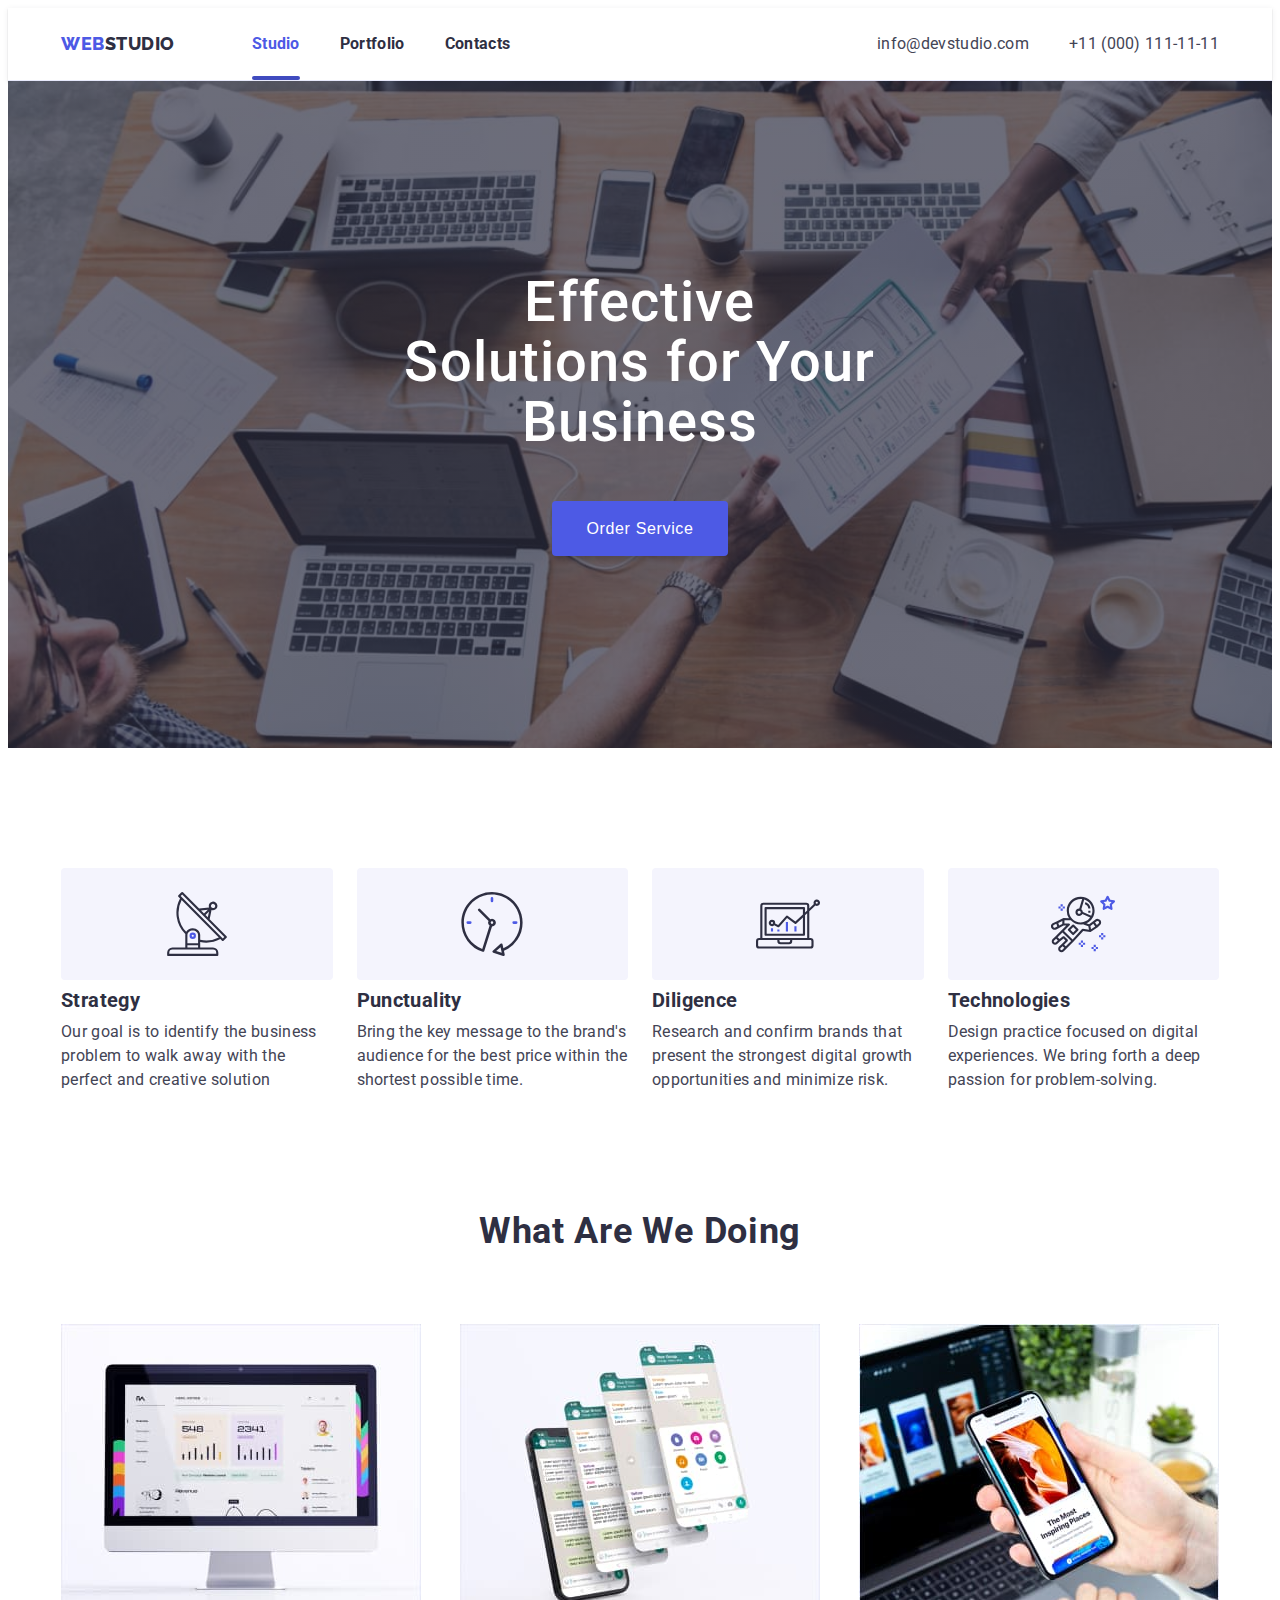
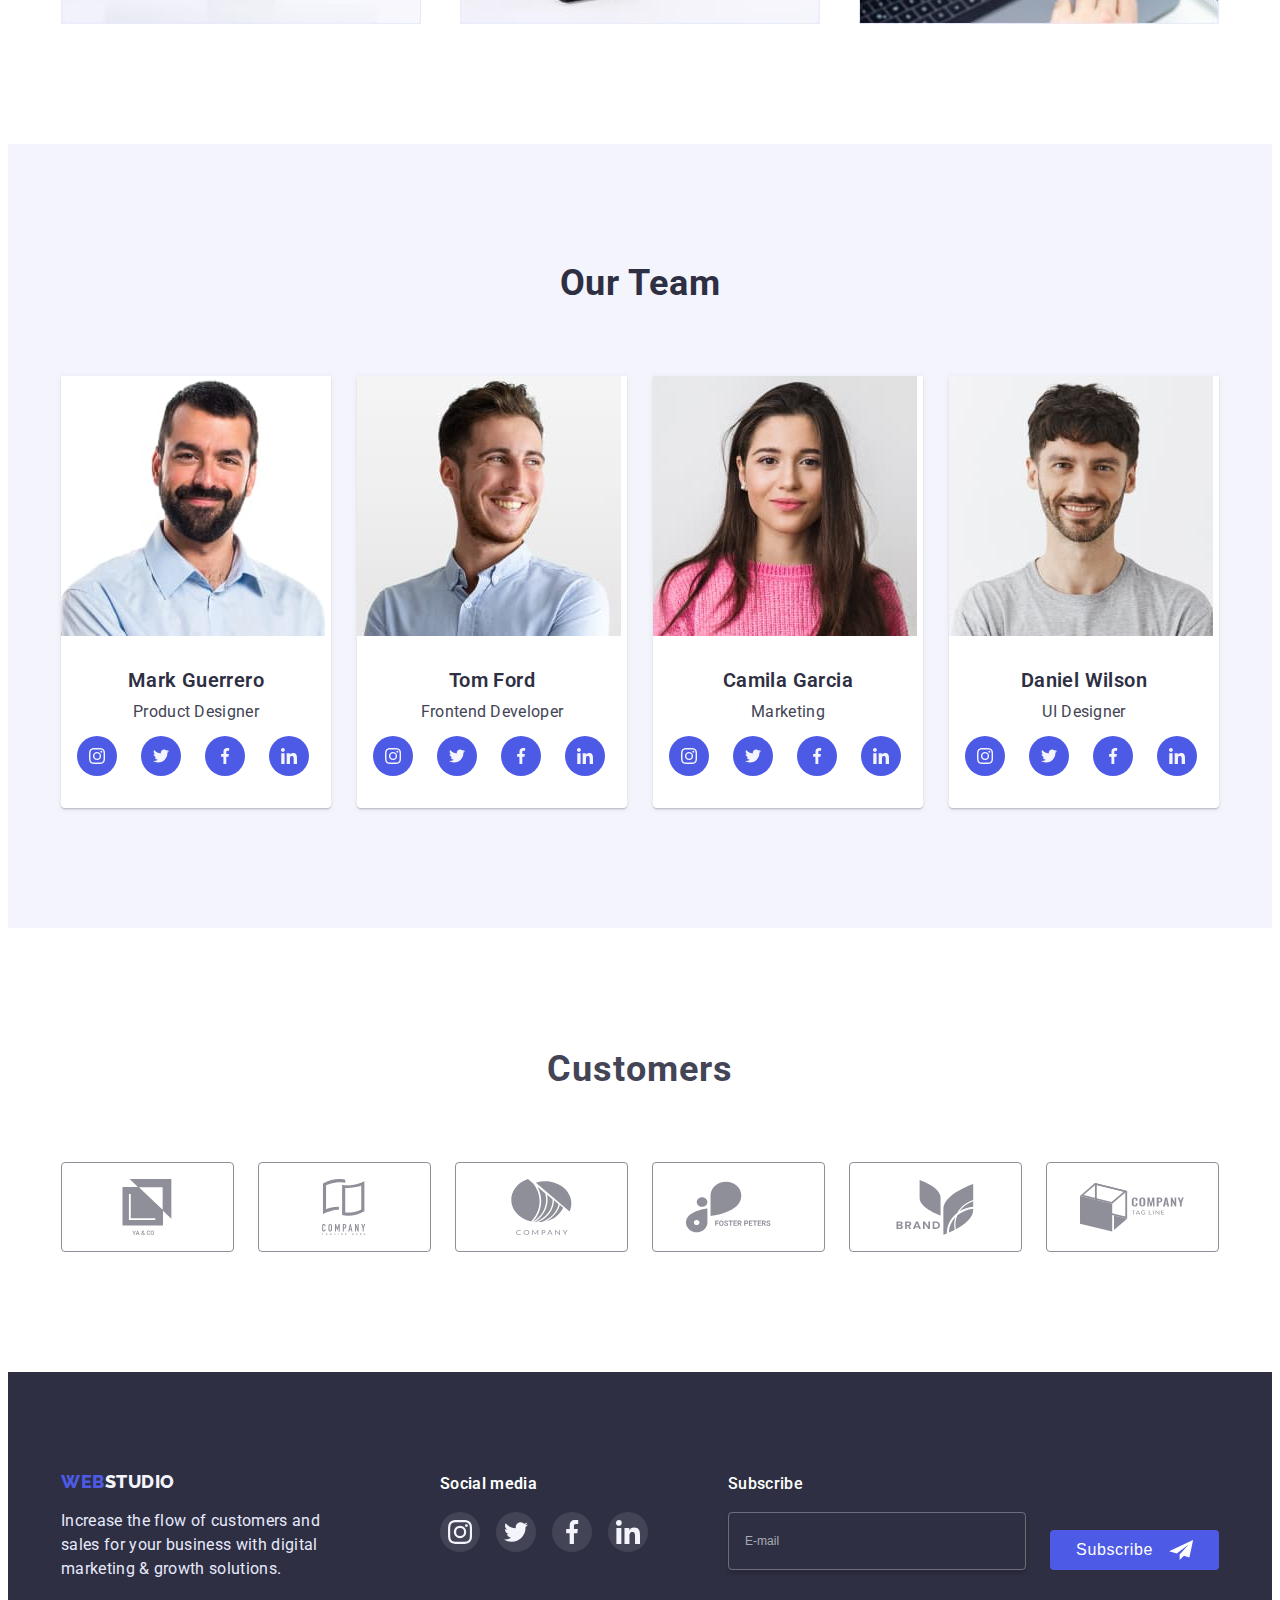
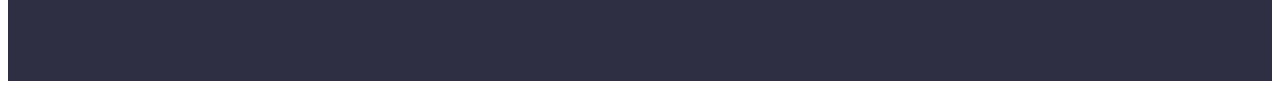
<file: index.html>
<!DOCTYPE html>
<html lang="en">

<head>
  <meta charset="UTF-8" />
  <meta http-equiv="X-UA-Compatible" content="IE=edge" />
  <meta name="viewport" content="width=device-width, initial-scale=1.0" />
  <title>WebStudio</title>
  <link rel="preconnect" href="https://fonts.googleapis.com" />
  <link rel="preconnect" href="https://fonts.gstatic.com" crossorigin />
  <link href="https://fonts.googleapis.com/css2?family=Raleway:wght@700&family=Roboto:wght@400;500;700;900&display=swap"
    rel="stylesheet" />
  <link rel="stylesheet" href="https://cdnjs.cloudflare.com/ajax/libs/modern-normalize/1.1.0/modern-normalize.min.css"
    integrity="sha512-wpPYUAdjBVSE4KJnH1VR1HeZfpl1ub8YT/NKx4PuQ5NmX2tKuGu6U/JRp5y+Y8XG2tV+wKQpNHVUX03MfMFn9Q=="
    crossorigin="anonymous" referrerpolicy="no-referrer" />
  <link rel="stylesheet" href="./css/styles.css" />
</head>

<body>
  <!-- HEADER  -->
  <header class="header">
    <!-- NAV  -->
    <div class="container header-container">
      <nav class="nav">
        <a href="./index.html" class="header-logo link">
          <span class="header-logo-accent">web</span>studio</a>
        <ul class="nav-list list">
          <li class="nav-item">
            <a href="./index.html" class="nav-link link current"> Studio</a>
          </li>
          <li class="nav-item">
            <a href="./portfolio.html" class="nav-link link">Portfolio</a>
          </li>
          <li class="nav-item">
            <a href="#" class="nav-link link">Contacts</a>
          </li>
        </ul>
      </nav>
      <!-- CONTACTS  -->
      <ul class="contact-list list">
        <li class="contact-items">
          <a href="mailto:info@devstudio.com" class="contact-link link">
            info@devstudio.com
          </a>
        </li>
        <li class="contact-items">
          <a href="tel:+110001111111" class="contact-link link">
            +11 (000) 111-11-11</a>
        </li>
      </ul>
    </div>
  </header>

  <!-- MAIN -->
  <main>
    <!-- HERO -->
    <section class="hero">
      <div class="container">
        <h1 class="hero-title">Effective Solutions for Your Business</h1>
        <button data-modal-open type="button" class="hero-button">Order Service</button>
      </div>
    </section>
    <!-- BENEFITS  -->
    <section class="benefits section">
      <div class="container">
        <h2 class="hidden">Benefits</h2>
        <ul class="benefits-list list">
          <li class="benefits-item">
            <div class="benefits-icon-wrapper">
              <svg width="64" height="64">
                <use href="./images/sprite.svg#icon-antenna"></use>
              </svg>
            </div>
            <h3 class="benefits-title">Strategy</h3>
            <p class="benefits-text">
              Our goal is to identify the business problem to walk away with
              the perfect and creative solution
            </p>
          </li>

          <li class="benefits-item">
            <div class="benefits-icon-wrapper">
              <svg width="64" height="64">
                <use href="./images/sprite.svg#icon-clock"></use>
              </svg>
            </div>
            <h3 class="benefits-title">Punctuality</h3>
            <p class="benefits-text">
              Bring the key message to the brand's audience for the best price
              within the shortest possible time.
            </p>
          </li>

          <li class="benefits-item">
            <div class="benefits-icon-wrapper">
              <svg width="64" height="64">
                <use href="./images/sprite.svg#icon-diagram"></use>
              </svg>
            </div>
            <h3 class="benefits-title">Diligence</h3>
            <p class="benefits-text">
              Research and confirm brands that present the strongest digital
              growth opportunities and minimize risk.
            </p>
          </li>

          <li class="benefits-item">
            <div class="benefits-icon-wrapper">
              <svg width="64" height="64">
                <use href="./images/sprite.svg#icon-astronaut"></use>
              </svg>
            </div>
            <h3 class="benefits-title">Technologies</h3>
            <p class="benefits-text">
              Design practice focused on digital experiences. We bring forth a
              deep passion for problem-solving.
            </p>
          </li>
        </ul>
      </div>
    </section>
    <!-- WHAT ARE WE DOING  -->
    <section class="features section">
      <div class="container">
        <h2 class="features-title">What are we doing</h2>
        <ul class="features-list list">
          <li class="features-item">
            <img src="./images/img-1-wawd.jpg" alt="statistics" width="360" height="300" />
          </li>
          <li class="features-item">
            <img src="./images/img-2-wawd.jpg" alt="smm" width="360" height="300" />
          </li>
          <li class="features-item">
            <img src="./images/img-3-wawd.jpg" alt="phone app" width="360" height="300" />
          </li>
        </ul>
      </div>
    </section>
    <!-- OUR TEAM  -->
    <section class="team section">
      <div class="container">
        <h2 class="team-title">Our Team</h2>
        <ul class="team-list list">
          <li class="team-item">
            <img src="./images/mark-img.jpg" alt="Mark Guerrero" width="264" height="260" class="team-list-img" />
            <div class="wrapper-team">
              <h3 class="team-name">Mark Guerrero</h3>
              <p class="team-text">Product Designer</p>
              <ul class="team-contact-list list">
                <li class="team-contact-item">
                  <a href="#" class="team-contact-link link">
                    <svg class="team-contact-icon" width="16" height="16">
                      <use href="./images/sprite.svg#icon-instagram"></use>
                    </svg>
                  </a>
                </li>
                <li class="team-contact-item">
                  <a href="#" class="team-contact-link link">
                    <svg class="team-contact-icon" width="16" height="16">
                      <use href="./images/sprite.svg#icon-twitter"></use>
                    </svg>
                  </a>
                </li>
                <li class="team-contact-item">
                  <a href="#" class="team-contact-link link">
                    <svg class="team-contact-icon" width="16" height="16">
                      <use href="./images/sprite.svg#icon-facebook"></use>
                    </svg>
                  </a>
                </li>
                <li class="team-contact-item">
                  <a href="#" class="team-contact-link link">
                    <svg class="team-contact-icon" width="16" height="16">
                      <use href="./images/sprite.svg#icon-linkedin"></use>
                    </svg>
                  </a>
                </li>
              </ul>
            </div>
          </li>
          <li class="team-item">
            <img src="./images/tom-img.jpg" alt="Tom Ford" width="264" height="260" class="team-list-img" />
            <div class="wrapper-team">
              <h3 class="team-name">Tom Ford</h3>
              <p class="team-text">Frontend Developer</p>
              <ul class="team-contact-list list">
                <li class="team-contact-item">
                  <a href="#" class="team-contact-link link">
                    <svg class="team-contact-icon" width="16" height="16">
                      <use href="./images/sprite.svg#icon-instagram"></use>
                    </svg>
                  </a>
                </li>
                <li class="team-contact-item">
                  <a href="#" class="team-contact-link link">
                    <svg class="team-contact-icon" width="16" height="16">
                      <use href="./images/sprite.svg#icon-twitter"></use>
                    </svg>
                  </a>
                </li>
                <li class="team-contact-item">
                  <a href="#" class="team-contact-link link">
                    <svg class="team-contact-icon" width="16" height="16">
                      <use href="./images/sprite.svg#icon-facebook"></use>
                    </svg>
                  </a>
                </li>
                <li class="team-contact-item">
                  <a href="#" class="team-contact-link link">
                    <svg class="team-contact-icon" width="16" height="16">
                      <use href="./images/sprite.svg#icon-linkedin"></use>
                    </svg>
                  </a>
                </li>
              </ul>
            </div>
          </li>
          <li class="team-item">
            <img src="./images/camila-img.jpg" alt="Camila Garcia" width="264" height="260" class="team-list-img" />
            <div class="wrapper-team">
              <h3 class="team-name">Camila Garcia</h3>
              <p class="team-text">Marketing</p>
              <ul class="team-contact-list list">
                <li class="team-contact-item">
                  <a href="#" class="team-contact-link link">
                    <svg class="team-contact-icon" width="16" height="16">
                      <use href="./images/sprite.svg#icon-instagram"></use>
                    </svg>
                  </a>
                </li>
                <li class="team-contact-item">
                  <a href="#" class="team-contact-link link">
                    <svg class="team-contact-icon" width="16" height="16">
                      <use href="./images/sprite.svg#icon-twitter"></use>
                    </svg>
                  </a>
                </li>
                <li class="team-contact-item">
                  <a href="#" class="team-contact-link link">
                    <svg class="team-contact-icon" width="16" height="16">
                      <use href="./images/sprite.svg#icon-facebook"></use>
                    </svg>
                  </a>
                </li>
                <li class="team-contact-item">
                  <a href="#" class="team-contact-link link">
                    <svg class="team-contact-icon" width="16" height="16">
                      <use href="./images/sprite.svg#icon-linkedin"></use>
                    </svg>
                  </a>
                </li>
              </ul>
            </div>
          </li>
          <li class="team-item">
            <img class="img" src="./images/daniel-img.jpg" alt="Daniel Wilson" width="264" height="260"
              class="team-list-img" />
            <div class="wrapper-team">
              <h3 class="team-name">Daniel Wilson</h3>
              <p class="team-text">UI Designer</p>
              <ul class="team-contact-list list">
                <li class="team-contact-item">
                  <a href="#" class="team-contact-link link">
                    <svg class="team-contact-icon" width="16" height="16">
                      <use href="./images/sprite.svg#icon-instagram"></use>
                    </svg>
                  </a>
                </li>
                <li class="team-contact-item">
                  <a href="#" class="team-contact-link link">
                    <svg class="team-contact-icon" width="16" height="16">
                      <use href="./images/sprite.svg#icon-twitter"></use>
                    </svg>
                  </a>
                </li>
                <li class="team-contact-item">
                  <a href="#" class="team-contact-link link">
                    <svg class="team-contact-icon" width="16" height="16">
                      <use href="./images/sprite.svg#icon-facebook"></use>
                    </svg>
                  </a>
                </li>
                <li class="team-contact-item">
                  <a href="#" class="team-contact-link link">
                    <svg class="team-contact-icon" width="16" height="16">
                      <use href="./images/sprite.svg#icon-linkedin"></use>
                    </svg>
                  </a>
                </li>
              </ul>
            </div>
          </li>
    </section>
    <section class="customers section">
      <div class="container">


        <h2 class="customers-title">Customers</h2>
        <ul class="customers-list list">
          <li class="customers-item">
            <a href="" class="customers-link link">
              <svg class="customers-icon" width="104" height="56">
                <use href="./images/sprite.svg#icon-company1"></use>
              </svg>
            </a>
          </li>
          <li class="customers-item">
            <a href="#" class="customers-link link">
              <svg class="customers-icon" width="104" height="56">
                <use href="./images/sprite.svg#icon-company2"></use>
              </svg>
            </a>
          </li>
          <li class="customers-item">
            <a href="#" class="customers-link link">
              <svg class="customers-icon" width="104" height="56">
                <use href="./images/sprite.svg#icon-company3"></use>
              </svg>
            </a>
          </li>
          <li class="customers-item">
            <a href="#" class="customers-link link">
              <svg class="customers-icon" width="104" height="56">
                <use href="./images/sprite.svg#icon-company4"></use>
              </svg>
            </a>
          </li>
          <li class="customers-item">
            <a href="#" class="customers-link link">
              <svg class="customers-icon" width="104" height="56">
                <use href="./images/sprite.svg#icon-company5"></use>
              </svg>
            </a>
          </li>
          <li class="customers-item">
            <a href="#" class="customers-link link">
              <svg class="customers-icon" width="104" height="56">
                <use href="./images/sprite.svg#icon-company6"></use>
              </svg>
            </a>
          </li>
        </ul>
      </div>
    </section>
  </main>

  <!-- FOOTER -->
  <footer class="footer">
    <div class="container footer-container">
      <div class="footer-wrapper">
        <a href="./index.html" class="footer-logo link">
          <span class="footer-logo-accent">web</span>studio</a>
        <p class="footer-text">
          Increase the flow of customers and sales for your business with
          digital marketing & growth solutions.
        </p>
      </div>
      <div class="footer-wrapper">
        <p class="social-text">Social media</p>
        <ul class="social-list list">
          <li class="social-item">
            <a href="#" class="social-link link">
              <svg class="social-icon" width="24" height="24">
                <use href="./images/sprite.svg#icon-instagram"></use>
              </svg>
            </a>
          </li>
          <li class="social-item">
            <a href="#" class="social-link link">
              <svg class="social-icon" width="24" height="24">
                <use href="./images/sprite.svg#icon-twitter"></use>
              </svg>
            </a>
          </li>
          <li class="social-item">
            <a href="#" class="social-link link">
              <svg class="social-icon" width="24" height="24">
                <use href="./images/sprite.svg#icon-facebook"></use>
              </svg>
            </a>
          </li>
          <li class="social-item">
            <a href="#" class="social-link link">
              <svg class="social-icon" width="24" height="24">
                <use href="./images/sprite.svg#icon-linkedin"></use>
              </svg>
            </a>
          </li>
        </ul>
      </div>
      <div class="footer-wrapper">
        <form action="">
          <label class="subscribe-label" for="email">Subscribe
          </label>
          <div class="footer-wrapper-flex">
            <input type="email" name="email" id="email" class="subscribe-input" placeholder="E-mail">
            <button type="submit" class="btn-send"> Subscribe <svg class="icon-send" width="24" height="20">
                <use href="./images/sprite.svg#icon-send"></use>
              </svg> </button>
          </div>
        </form>


      </div>
    </div>
  </footer>
  <div class="backdrop is-hidden" data-modal>
    <div class="modal">
      <button data-modal-close type="button" class="button-close">
        <svg class="modal-btn-icon" width="8" height="8">
          <use href="./images/sprite.svg#icon-close"></use>
        </svg>
      </button>
      <form class="form">
        <h2 class="form-title">Leave your contacts and we will call you back</h2>

        <div class="form-wrapper">
          <label  class="form-contact-label">Name
            <input type="text" name="name"  class="form-contact-input">
            <svg width="12" height="12" class="form-icon">
              <use href="./images/sprite.svg#icon-person"></use>
            </svg>
        </label>

        </div>

        <div class="form-wrapper">
          <label  class="form-contact-label">Phone
            <input type="tel" name="tel"  class="form-contact-input">
            <svg width="13" height="13" class="form-icon">
              <use href="./images/sprite.svg#icon-tel"></use>
            </svg>
          </label>

        </div>

        <div class="form-wrapper">
          <label  class="form-contact-label">Email
            <input type="email" name="email"  class="form-contact-input">
            <svg width="15" height="12" class="form-icon">
              <use href="./images/sprite.svg#icon-sms"></use>
            </svg>
          </label>

        </div>

        <div class="form-wrapper">
          <label for="comment" class="form-contact-label">Comment</label>
          <textarea name="comment" id="comment" class="form-comment" placeholder="Text input"></textarea>
        </div>
        <label class="form-label-chekbox">
          <input type="checkbox" name="agree" class="checkbox" value="agree">
          <span class="chekbox-icon"></span>
          <span class="text-label">
            I accept the terms and conditions of the <a href="#" class="label-link"> Privacy Policy
            </a>
          </span>
        </label>

        <button type="submit" class="form-button">Send</button>

      </form>
    </div>
  </div>
  <script src="./js/modal.js"></script>

</body>

</html>
</file>
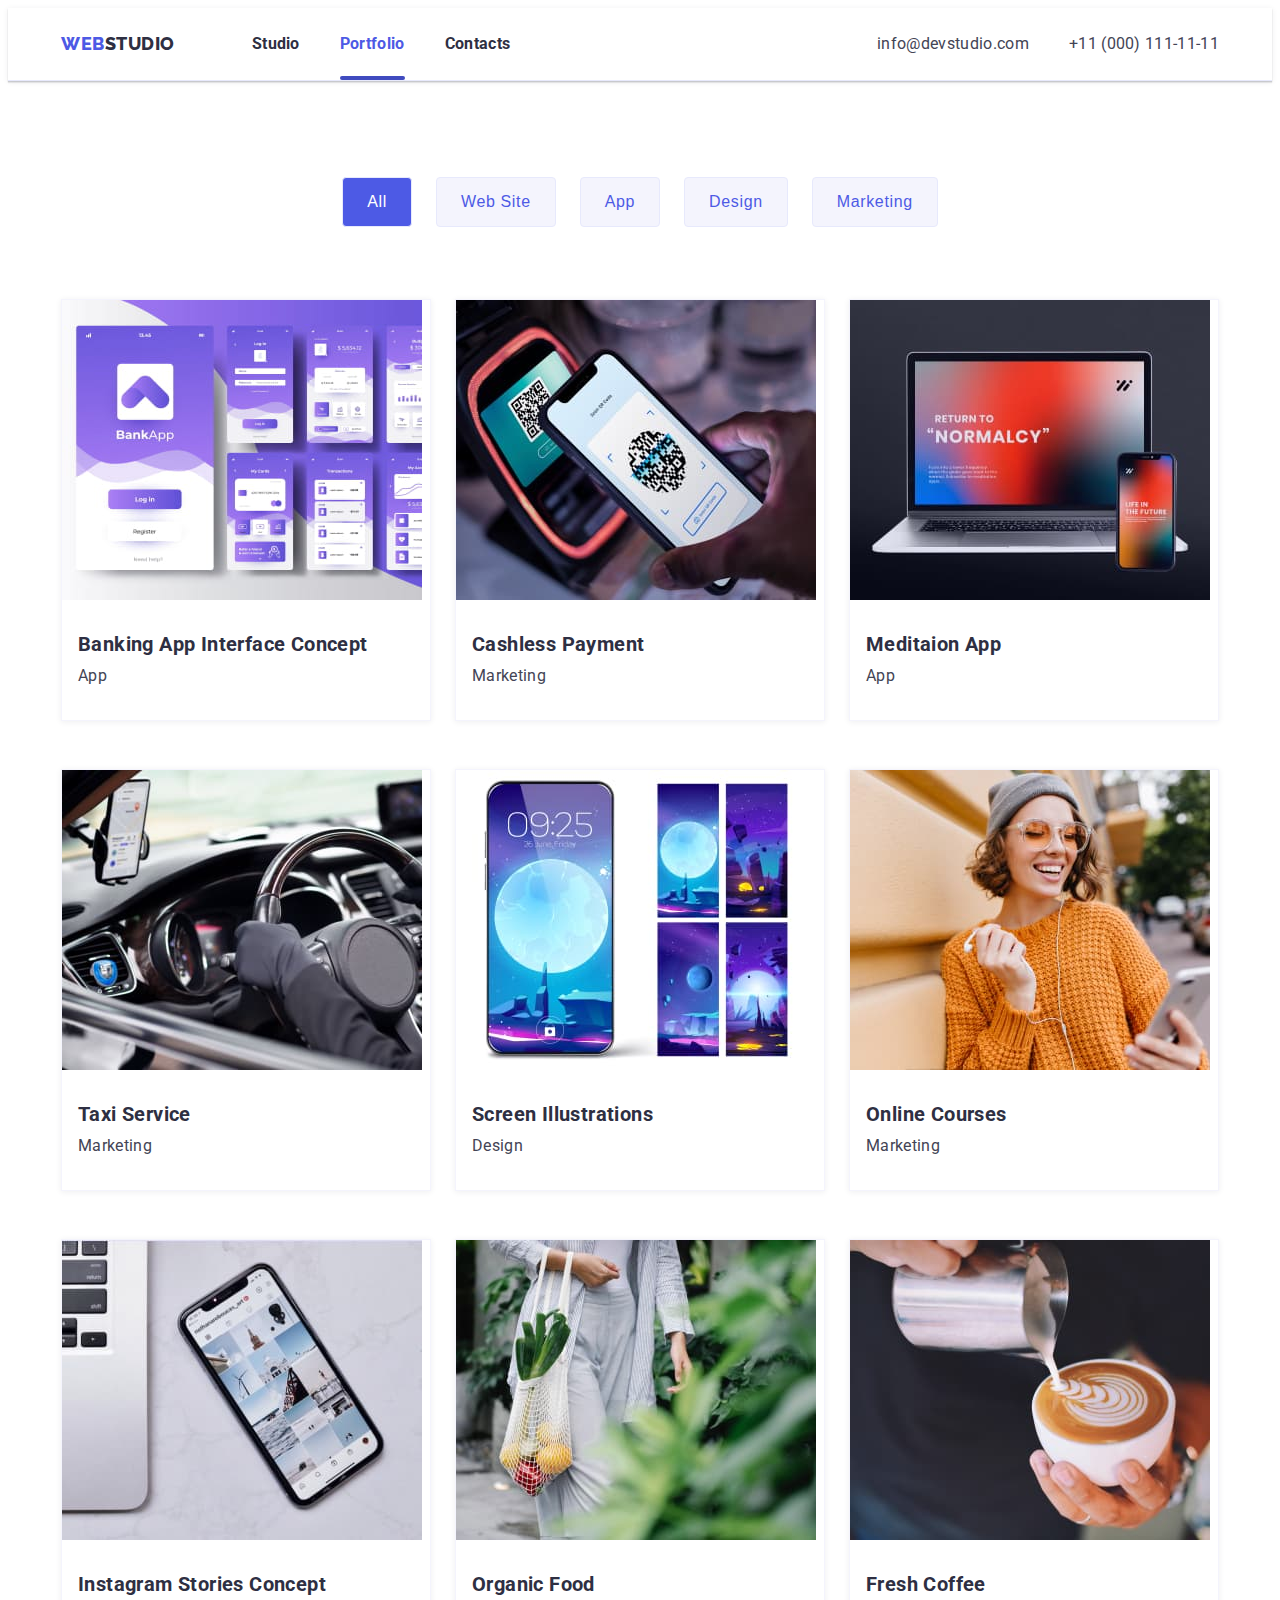
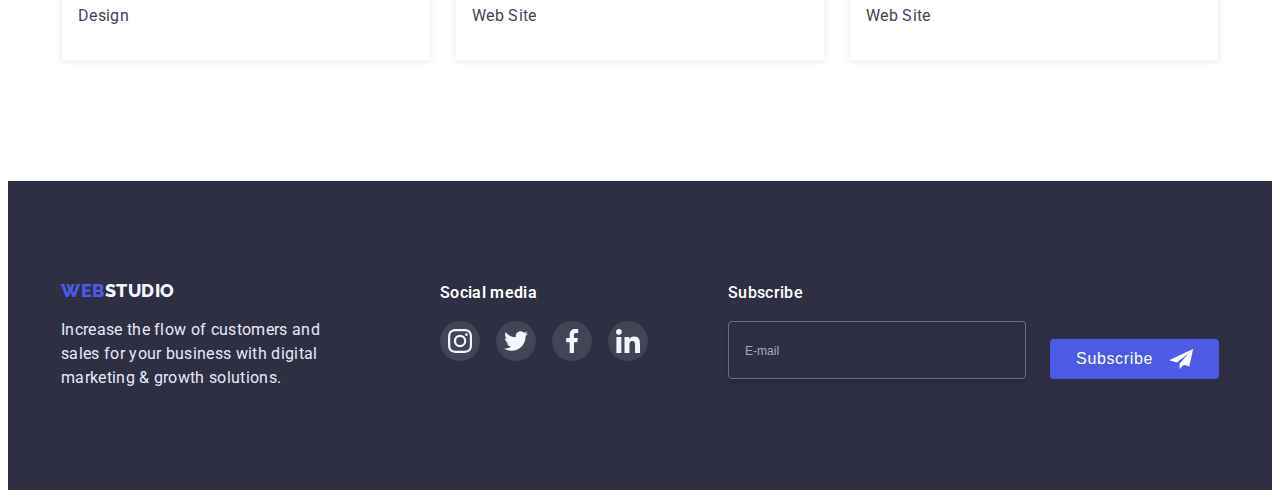
<file: portfolio.html>
<!DOCTYPE html>
<html lang="en">
  <head>
    <meta charset="UTF-8" />
    <meta http-equiv="X-UA-Compatible" content="IE=edge" />
    <meta name="viewport" content="width=device-width, initial-scale=1.0" />
    <title>WebStudio</title>
    <link rel="preconnect" href="https://fonts.googleapis.com" />
    <link rel="preconnect" href="https://fonts.gstatic.com" crossorigin />
    <link
      href="https://fonts.googleapis.com/css2?family=Raleway:wght@700&family=Roboto:wght@400;500;700;900&display=swap"
      rel="stylesheet"
    />
    <link
      rel="stylesheet"
      href="https://cdnjs.cloudflare.com/ajax/libs/modern-normalize/1.1.0/modern-normalize.min.css"
      integrity="sha512-wpPYUAdjBVSE4KJnH1VR1HeZfpl1ub8YT/NKx4PuQ5NmX2tKuGu6U/JRp5y+Y8XG2tV+wKQpNHVUX03MfMFn9Q=="
      crossorigin="anonymous"
      referrerpolicy="no-referrer"
    />
    <link rel="stylesheet" href="./css/styles.css" />
  </head>

  <body>
    <!-- HEADER  -->
    <header class="header">
      <!-- NAV  -->
      <div class="container header-container">
        <nav class="nav">
          <a href="./index.html" class="header-logo link">
            <span class="header-logo-accent">web</span>studio</a
          >
          <ul class="nav-list list">
            <li class="nav-item">
              <a href="./index.html" class="nav-link link"> Studio</a>
            </li>
            <li class="nav-item">
              <a href="./portfolio.html" class="nav-link link current"
                >Portfolio</a
              >
            </li>
            <li class="nav-item">
              <a href="#" class="nav-link link">Contacts</a>
            </li>
          </ul>
        </nav>
        <!-- CONTACTS  -->
        <ul class="contact-list list">
          <li class="contact-items">
            <a href="mailto:info@devstudio.com" class="contact-link link">
              info@devstudio.com
            </a>
          </li>
          <li class="contact-items">
            <a href="tel:+110001111111" class="contact-link link">
              +11 (000) 111-11-11</a
            >
          </li>
        </ul>
      </div>
    </header>
    <!-- MAIN  -->
    <main>
      <section class="section-portfolio">
        <div class="container">
          <h1 class="hidden">Portfolio</h1>
          <ul class="portfolio-menu list">
            <li>
              <button type="button" class="menu-button current-button">
                All
              </button>
            </li>
            <li>
              <button type="button" class="menu-button">Web Site</button>
            </li>
            <li>
              <button type="button" class="menu-button">App</button>
            </li>
            <li>
              <button type="button" class="menu-button">Design</button>
            </li>
            <li>
              <button type="button" class="menu-button">Marketing</button>
            </li>
          </ul>
          <ul class="portfolio-list list">
            <li class="portfolio-item">
              <a href="#" class="portfolio-link link">
                <div class="portfolio-wrapper-img">
                  <img
                    src="./images/banking-app.jpg"
                    alt="Banking App"
                    width="360"
                    height="300"
                  />
                  <div class="portfolio-overlay">
<p class="portfolio-text-tip">
                    14 Stylish and User-Friendly App Design Concepts · Task
                    Manager App · Calorie Tracker App · Exotic Fruit Ecommerce
                    App · Cloud Storage App
                  </p>
                  </div>
                  
                </div>
                <div class="portfolio-wrapper">
                  <h2 class="porfolio-title">Banking App Interface Concept</h2>
                  <p class="portfolio-text">App</p>
                </div>
              </a>
            </li>
            <li class="portfolio-item">
              <a href="#" class="portfolio-link link">
                <div class="portfolio-wrapper-img">
                  <img
                    src="./images/cashless-payment.jpg"
                    alt="Cashless Payment"
                    width="360"
                    height="300"
                  />
                   <div class="portfolio-overlay">
<p class="portfolio-text-tip">
                    14 Stylish and User-Friendly App Design Concepts · Task
                    Manager App · Calorie Tracker App · Exotic Fruit Ecommerce
                    App · Cloud Storage App
                  </p>
                  </div>
  
                </div>

                <div class="portfolio-wrapper">
                  <h2 class="porfolio-title">Cashless Payment</h2>
                  <p class="portfolio-text">Marketing</p>
                </div>
              </a>
            </li>
            <li class="portfolio-item">
              <a href="#" class="portfolio-link link">
                <div class="portfolio-wrapper-img">
                  <img
                    src="./images/meditaion-app.jpg"
                    alt="Meditaion App"
                    width="360"
                    height="300"
                  />
                   <div class="portfolio-overlay">
<p class="portfolio-text-tip">
                    14 Stylish and User-Friendly App Design Concepts · Task
                    Manager App · Calorie Tracker App · Exotic Fruit Ecommerce
                    App · Cloud Storage App
                  </p>
                  </div>
                </div>

                <div class="portfolio-wrapper">
                  <h2 class="porfolio-title">Meditaion App</h2>
                  <p class="portfolio-text">App</p>
                </div>
              </a>
            </li>
            <li class="portfolio-item">
              <a href="#" class="portfolio-link link">
                <div class="portfolio-wrapper-img">
                  <img
                    src="./images/taxi-service.jpg"
                    alt="Taxi Service"
                    width="360"
                    height="300"
                  />
                  <div class="portfolio-overlay">
<p class="portfolio-text-tip">
                    14 Stylish and User-Friendly App Design Concepts · Task
                    Manager App · Calorie Tracker App · Exotic Fruit Ecommerce
                    App · Cloud Storage App
                  </p>
                  </div>
                </div>

                <div class="portfolio-wrapper">
                  <h2 class="porfolio-title">Taxi Service</h2>
                  <p class="portfolio-text">Marketing</p>
                </div>
              </a>
            </li>
            <li class="portfolio-item">
              <a href="#" class="portfolio-link link">
                <div class="portfolio-wrapper-img">
                  <img
                    src="./images/screen-illustrations.jpg"
                    alt="Screen Illustrations"
                    width="360"
                    height="300"
                  />
                   <div class="portfolio-overlay">
<p class="portfolio-text-tip">
                    14 Stylish and User-Friendly App Design Concepts · Task
                    Manager App · Calorie Tracker App · Exotic Fruit Ecommerce
                    App · Cloud Storage App
                  </p>
                  </div>
                </div>

                <div class="portfolio-wrapper">
                  <h2 class="porfolio-title">Screen Illustrations</h2>
                  <p class="portfolio-text">Design</p>
                </div>
              </a>
            </li>
            <li class="portfolio-item">
              <a href="#" class="portfolio-link link">
                <div class="portfolio-wrapper-img">
                  <img
                    src="./images/online-courses.jpg"
                    alt="Online Courses"
                    width="360"
                    height="300"
                  />
                   <div class="portfolio-overlay">
<p class="portfolio-text-tip">
                    14 Stylish and User-Friendly App Design Concepts · Task
                    Manager App · Calorie Tracker App · Exotic Fruit Ecommerce
                    App · Cloud Storage App
                  </p>
                  </div>
                </div>

                <div class="portfolio-wrapper">
                  <h2 class="porfolio-title">Online Courses</h2>
                  <p class="portfolio-text">Marketing</p>
                </div>
              </a>
            </li>
            <li class="portfolio-item">
              <a href="#" class="portfolio-link link">
                <div class="portfolio-wrapper-img">
                  <img
                    src="./images/instagram-stories.jpg"
                    alt="Instagram Stories Concept"
                    width="360"
                    height="300"
                  />
                   <div class="portfolio-overlay">
<p class="portfolio-text-tip">
                    14 Stylish and User-Friendly App Design Concepts · Task
                    Manager App · Calorie Tracker App · Exotic Fruit Ecommerce
                    App · Cloud Storage App
                  </p>
                  </div>
                </div>

                <div class="portfolio-wrapper">
                  <h2 class="porfolio-title">Instagram Stories Concept</h2>
                  <p class="portfolio-text">Design</p>
                </div>
              </a>
            </li>
            <li class="portfolio-item">
              <a href="#" class="portfolio-link link">
                <div class="portfolio-wrapper-img">
                  <img
                    src="./images/organic-food.jpg"
                    alt="Organic Food"
                    width="360"
                    height="300"
                  />
                  <div class="portfolio-overlay">
<p class="portfolio-text-tip">
                    14 Stylish and User-Friendly App Design Concepts · Task
                    Manager App · Calorie Tracker App · Exotic Fruit Ecommerce
                    App · Cloud Storage App
                  </p>
                  </div>
                </div>

                <div class="portfolio-wrapper">
                  <h2 class="porfolio-title">Organic Food</h2>
                  <p class="portfolio-text">Web Site</p>
                </div>
              </a>
            </li>
            <li class="portfolio-item">
              <a href="#" class="portfolio-link link">
                <div class="portfolio-wrapper-img">
                  <img
                    src="./images/fresh-coffee.jpg"
                    alt="Fresh Coffee"
                    width="360"
                    height="300"
                  />
                   <div class="portfolio-overlay">
<p class="portfolio-text-tip">
                    14 Stylish and User-Friendly App Design Concepts · Task
                    Manager App · Calorie Tracker App · Exotic Fruit Ecommerce
                    App · Cloud Storage App
                  </p>
                  </div>
                </div>

                <div class="portfolio-wrapper">
                  <h2 class="porfolio-title">Fresh Coffee</h2>
                  <p class="portfolio-text">Web Site</p>
                </div>
              </a>
            </li>
          </ul>
        </div>
      </section>
    </main>
   <footer class="footer">
    <div class="container footer-container">
      <div class="footer-wrapper">
        <a href="./index.html" class="footer-logo link">
          <span class="footer-logo-accent">web</span>studio</a>
        <p class="footer-text">
          Increase the flow of customers and sales for your business with
          digital marketing & growth solutions.
        </p>
      </div>
      <div class="footer-wrapper">
        <p class="social-text">Social media</p>
        <ul class="social-list list">
          <li class="social-item">
            <a href="#" class="social-link link">
              <svg class="social-icon" width="24" height="24">
                <use href="./images/sprite.svg#icon-instagram"></use>
              </svg>
            </a>
          </li>
          <li class="social-item">
            <a href="#" class="social-link link">
              <svg class="social-icon" width="24" height="24">
                <use href="./images/sprite.svg#icon-twitter"></use>
              </svg>
            </a>
          </li>
          <li class="social-item">
            <a href="#" class="social-link link">
              <svg class="social-icon" width="24" height="24">
                <use href="./images/sprite.svg#icon-facebook"></use>
              </svg>
            </a>
          </li>
          <li class="social-item">
            <a href="#" class="social-link link">
              <svg class="social-icon" width="24" height="24">
                <use href="./images/sprite.svg#icon-linkedin"></use>
              </svg>
            </a>
          </li>
        </ul>
      </div>
      <div class="footer-wrapper">
        <form action="">
          <label class="subscribe-label" for="email">Subscribe
          </label>
          <div class="footer-wrapper-flex">
            <input type="email" name="email" id="email" class="subscribe-input" placeholder="E-mail">
            <button type="submit" class="btn-send"> Subscribe <svg class="icon-send" width="24" height="20">
                <use href="./images/sprite.svg#icon-send"></use>
              </svg> </button>
          </div>
        </form>


      </div>
    </div>
  </footer>
  </body>
</html>
</file>
<file: css/styles.css>
:root {
  --primary-brand-color: #4d5ae5;
  --dark-color: #2e2f42;
  --success: #31d0aa;
  --text-color: #434455;
  --white-color: #ffffff;
  --light-color: #f4f4fd;
  --accent-color: #e7e9fc;
}
h1,
h2,
h3,
h4,
h5,
h6,
p {
  margin-top: 0;
  margin-bottom: 0;
}
ul,
ol {
  margin-top: 0;
  margin-bottom: 0;
  padding-left: 0;
}
img {
  display: block;
  max-width: 100%;
}

body {
  font-family: "Roboto", sans-serif;
  color: var(--text-color);
}

.list {
  list-style: none;
}

.link {
  text-decoration: none;
}
.container {
  width: 1158px;
  padding-left: 15px;
  padding-right: 15px;
  margin-right: auto;
  margin-left: auto;
}
.section {
  padding-top: 120px;
  padding-bottom: 120px;
}
.hidden {
  position: absolute;
  white-space: nowrap;
  width: 1px;
  height: 1px;
  overflow: hidden;
  border: 0;
  padding: 0;
  clip: rect(0 0 0 0);
  clip-path: inset(50%);
  margin: -1px;
}

/* HEADER  */
/* LOGO  */
.header {
  border-bottom: 1px solid #e7e9fc;
  box-shadow: 0px 2px 1px rgba(46, 47, 66, 0.08), 0px 1px 1px rgba(46, 47, 66, 0.16), 0px 1px 6px rgba(46, 47, 66, 0.08);
}
.header-logo {
  display: block;
  font-family: "Raleway", sans-serif;
  color: var(--dark-color);
  font-weight: 800;
  font-size: 18px;
  line-height: 1.33;
  letter-spacing: 0.03em;
  text-transform: uppercase;
  margin-right: 77px;
  padding-top: 24px;
  padding-bottom: 24px;
}
.header-logo-accent {
  color: var(--primary-brand-color);
}
/* MENU  */
.header-container {
  display: flex;
  align-items: center;
}
.nav {
  display: flex;
  align-items: center;
}
.nav-list {
  display: flex;
  align-items: center;
}
.nav-item:not(:last-child) {
  margin-right: 40px;
}
.nav-link {
  display: block;
  font-weight: 700;
  font-size: 16px;
  line-height: 1.5;
  letter-spacing: 0.02em;
  color: var(--dark-color);
  padding-top: 24px;
  padding-bottom: 24px;
  transition: color 250ms cubic-bezier(0.4, 0, 0.2, 1);
}
.nav-link.current {
  position: relative;
  color: var(--primary-brand-color);
}
.nav-link.current::after {
  content: "";
  position: absolute;
  left: 0;
  bottom: 0;
  display: block;
  width: 100%;
  height: 4px;
  border-radius: 2px;
  background-color: #404bbf;
  color: #404bbf;
}
.nav-link:hover,
.nav-link:focus,
.contact-link:hover,
.contact-link:focus {
  color: var(--primary-brand-color);
}
/* CONTACT  */
.contact-list {
  display: flex;
  align-items: center;
  margin-left: auto;
}
.contact-link {
  display: block;
  font-size: 16px;
  line-height: 1.5;
  letter-spacing: 0.02em;
  color: var(--text-color);
  padding-top: 24px;
  padding-bottom: 24px;
  transition: color 250ms cubic-bezier(0.4, 0, 0.2, 1);
}
.contact-items:not(:last-child) {
  margin-right: 40px;
}

/* HERO  */
.hero {
  background-color: var(--text-color);
  background-image: linear-gradient(to right, rgba(46, 47, 66, 0.7), rgba(46, 47, 66, 0.7)), url(../images/hero.jpg);
  background-repeat: no-repeat;
  background-size: cover;
  padding-top: 192px;
  padding-bottom: 192px;
  max-width: 1440px;
  margin-right: auto;
  margin-left: auto;
}
.hero-title {
  margin-bottom: 48px;
  font-weight: 500;
  font-size: 56px;
  line-height: 1.07;
  text-align: center;
  letter-spacing: 0.02em;
  color: var(--white-color);
  max-width: 492px;
  margin-left: auto;
  margin-right: auto;
}
.hero-button {
  background-color: var(--primary-brand-color);
  color: var(--white-color);
  font-weight: 500;
  font-size: 16px;
  line-height: 1.19;
  align-items: center;
  letter-spacing: 0.04em;
  cursor: pointer;
  padding: 16px 32px;
  box-shadow: 0px 4px 4px rgba(0, 0, 0, 0.15);
  border-radius: 4px;
  border-color: transparent;
  margin-right: auto;
  margin-left: auto;
  display: block;
  transition: background-color 250ms cubic-bezier(0.4, 0, 0.2, 1);
}
.hero-button:hover,
.hero-button:focus {
  background-color: #404bbf;
}

/* BENEFITS  */
.benefits {
  padding-bottom: 0;
}
.benefits-list {
  display: flex;
}
.benefits-item {
  width: calc((100% - 72px) / 4);
}
.benefits-item:not(:last-child) {
  margin-right: 24px;
}
.benefits-icon-wrapper {
  display: flex;
  height: 112px;
  background: var(--light-color);
  border-radius: 4px;
  align-items: center;
  justify-content: center;
  margin-bottom: 8px;
}
.benefits-title {
  margin-bottom: 8px;
  font-weight: 700;
  font-size: 20px;
  line-height: 1.2;
  letter-spacing: 0.02em;
  color: var(--dark-color);
}
.benefits-text {
  font-size: 16px;
  line-height: 1.5;
  letter-spacing: 0.02em;
}
/*  FEATURES */
.features-list {
  display: flex;
  justify-content: space-between;
}

.features-title {
  margin-bottom: 72px;
  font-style: normal;
  font-weight: 700;
  font-size: 36px;
  line-height: 1.11;
  text-align: center;
  letter-spacing: 0.02em;
  text-transform: capitalize;
  color: var(--dark-color);
}
/* TEAM  */
.team {
  background-color: var(--light-color);
}
.team-list {
  display: flex;
  gap: 26px;
}
.team-item {
  background-color: var(--white-color);
  box-shadow: 0px 1px 6px rgba(46, 47, 66, 0.08), 0px 1px 1px rgba(46, 47, 66, 0.16), 0px 2px 1px rgba(46, 47, 66, 0.08);
  border-radius: 0px 0px 4px 4px;
  width: calc((100% - 72px) / 4);
}

.team-title {
  margin-bottom: 72px;
  font-weight: 700;
  font-size: 36px;
  line-height: 1.11;
  text-align: center;
  letter-spacing: 0.02em;
  text-transform: capitalize;
  color: var(--dark-color);
}
.wrapper-team {
  padding-top: 32px;
  padding-bottom: 32px;
  padding-right: 16px;
  padding-left: 16px;
}
.team-name {
  margin-bottom: 8px;
  font-weight: 600;
  font-size: 20px;
  line-height: 1.2;
  text-align: center;
  letter-spacing: 0.02em;
  color: var(--dark-color);
}
.team-text {
  font-size: 16px;
  line-height: 1.5;
  text-align: center;
  letter-spacing: 0.02em;
}

.team-contact-list {
  display: flex;
  margin-top: 12px;
}
.team-contact-item:not(:last-child) {
  margin-right: 24px;
}
.team-contact-link {
  display: flex;
  align-items: center;
  justify-content: center;
  width: 40px;
  height: 40px;
  background-color: var(--primary-brand-color);
  border-radius: 50%;
  transition: background-color 250ms cubic-bezier(0.4, 0, 0.2, 1);
}
.team-contact-link:hover,
.team-contact-link:focus {
  background-color: #404bbf;
}
/* CUSTOMERS */

.customers-title {
  font-weight: 700;
  font-size: 36px;
  line-height: 42px;
  text-align: center;
  letter-spacing: 0.03em;
  text-align: center;
  margin-bottom: 72px;
}
.customers-list {
  display: flex;
}
.customers-item {
  width: calc((100% - 120px) / 6);
}
.customers-item:not(:last-child) {
  margin-right: 24px;
}
.customers-link {
  display: flex;
  align-items: center;
  justify-content: center;
  height: 88px;
  border: 1px solid #8e8f99;
  border-radius: 4px;
  fill: #8e8f99;
  transition: border-color 250ms cubic-bezier(0.4, 0, 0.2, 1), fill 250ms cubic-bezier(0.4, 0, 0.2, 1);
}
.customers-link:hover,
.customers-link:focus {
  fill: #404bbf;
  border-color: #404bbf;
}

/* FOOTER  */
.footer {
  padding-top: 100px;
  padding-bottom: 100px;
  background-color: var(--dark-color);
}
.footer-container {
  display: flex;
}
.footer-wrapper:first-child {
  margin-right: 120px;
}
.footer-wrapper:nth-child(2) {
  margin-right: 80px;
}
.footer-logo {
  font-family: "Raleway", sans-serif;
  font-weight: 800;
  font-size: 18px;
  line-height: 1.16;
  align-items: center;
  letter-spacing: 0.03em;
  text-transform: uppercase;
  color: var(--light-color);
}
.footer-logo-accent {
  color: var(--primary-brand-color);
}
.footer-text {
  margin-top: 16px;
  max-width: 264px;
  font-size: 16px;
  line-height: 1.5;
  letter-spacing: 0.02em;
  color: var(--accent-color);
}
.social-text {
  font-weight: 600;
  font-size: 16px;
  line-height: 1.5;
  letter-spacing: 0.02em;
  color: var(--white-color);
  margin-bottom: 16px;
}
.social-list {
  display: flex;
}
.social-item:not(:last-child) {
  margin-right: 16px;
}
.social-link {
  display: flex;
  align-items: center;
  justify-content: center;
  width: 40px;
  height: 40px;
  border-radius: 50%;
  background-color: rgba(255, 255, 255, 0.1);
  transition: background-color 250ms cubic-bezier(0.4, 0, 0.2, 1);
}
.social-link:hover,
.social-link:focus {
  background-color: var(--success);
}
.footer-wrapper-flex {
  display: flex;
  justify-content: center;
  align-items: flex-end;
}
.subscribe-label {
  font-weight: 500;
  font-size: 16px;
  line-height: 1.5;
  letter-spacing: 0.02em;
  color: var(--white-color);
}
.subscribe-input {
  display: block;
  margin-top: 16px;
  padding: 8px 16px;
  width: 264px;
  height: 40px;
  color: var(--white-color);
  border: 1px solid rgba(255, 255, 255, 0.3);
  box-shadow: 0px 4px 4px rgba(0, 0, 0, 0.15);
  border-radius: 4px;
  background-color: transparent;
}
.subscribe-input::placeholder {
  font-size: 12px;
  line-height: 24px;
  letter-spacing: 2;

  color: rgba(255, 255, 255, 0.6);
}
.subscribe-input:focus {
  border-color: #4d5ae5;
  outline: none;
}
.btn-send {
  display: flex;
  justify-content: center;
  align-items: center;
  padding: 8px 24px;
  height: 40px;
  min-width: 165px;

  margin-left: 24px;
  background-color: var(--primary-brand-color);
  color: var(--white-color);
  border-radius: 4px;
  border-color: transparent;
  font-weight: 500;
  font-size: 16px;
  line-height: 1.5;
  text-align: center;
  letter-spacing: 0.04em;
  cursor: pointer;
  transition: background-color 250ms cubic-bezier(0.4, 0, 0.2, 1);
}
.btn-send:hover,
.btn-send:focus {
  background-color: #404bbf;
}
.icon-send {
  margin-left: 16px;
}
/* PORTFOLIO  */
.section-portfolio {
  padding-top: 96px;
  padding-bottom: 120px;
}
/* MENU  */
.portfolio-menu {
  display: flex;
  justify-content: center;
  gap: 24px;
  margin-bottom: 72px;
}
.menu-button {
  font-weight: 500;
  font-size: 16px;
  line-height: 1.5;
  align-items: center;
  text-align: center;
  letter-spacing: 0.04em;
  cursor: pointer;
  color: var(--primary-brand-color);
  background-color: var(--light-color);
  border: 1px solid #e7e9fc;
  border-radius: 4px;
  padding: 12px 24px;
  transition: color 250ms cubic-bezier(0.4, 0, 0.2, 1), background-color 250ms cubic-bezier(0.4, 0, 0.2, 1);
}
.menu-button:hover,
.menu-button:focus {
  background-color: var(--primary-brand-color);
  color: var(--white-color);
}
.current-button {
  background-color: var(--primary-brand-color);
  color: var(--white-color);
}
/* portfolio card  */
.portfolio-list {
  display: flex;
  flex-wrap: wrap;
  column-gap: 24px;
  row-gap: 48px;
}
.portfolio-item {
  width: calc((100% - 48px) / 3);
}
.portfolio-link {
  border: 0.5px solid #f4f4fd;
  box-shadow: 0px 1px 6px rgba(46, 47, 66, 0.08);
  display: block;
  transition: box-shadow 250ms cubic-bezier(0.4, 0, 0.2, 1);
}
.portfolio-link:hover,
.portfolio-link:focus {
  box-shadow: 0px 1px 6px rgba(46, 47, 66, 0.08), 0px 1px 1px rgba(46, 47, 66, 0.16), 0px 2px 1px rgba(46, 47, 66, 0.08);
}
.portfolio-wrapper-img {
  position: relative;
  overflow: hidden;
}
.portfolio-overlay {
  position: absolute;
  top: 0;
  left: 0;
  transform: translateY(100%);
  background-color: var(--primary-brand-color);
  width: 100%;
  height: 100%;

  transition: transform 250ms cubic-bezier(0.4, 0, 0.2, 1);
}
.portfolio-link:hover .portfolio-overlay,
.portfolio-link:focus .portfolio-overlay {
  transform: translateY(0);
}
.portfolio-wrapper {
  padding-top: 32px;
  padding-bottom: 32px;
  padding-left: 16px;
  padding-right: 16px;
}
.porfolio-title {
  margin-bottom: 8px;
  font-weight: 700;
  font-size: 20px;
  line-height: 1.2;
  letter-spacing: 0.02em;
  color: var(--dark-color);
}
.portfolio-text {
  font-size: 16px;
  line-height: 1.5;
  letter-spacing: 0.02em;
  color: var(--text-color);
}
.portfolio-text-tip {
  position: absolute;
  top: 0;
  left: 0;
  padding-top: 40px;
  padding-left: 32px;
  padding-right: 32px;
  font-size: 16px;
  line-height: 1.5;
  letter-spacing: 0.02em;
  color: var(--light-color);
}
/* MODAL  */
.backdrop {
  position: fixed;
  top: 0;
  left: 0;
  width: 100%;
  height: 100%;
  background-color: rgba(46, 47, 66, 0.7);
  transition: opacity 250ms cubic-bezier(0.4, 0, 0.2, 1);
}
.backdrop.is-hidden {
  visibility: hidden;
  opacity: 0;
  pointer-events: none;
}
.backdrop.is-hidden .modal {
  transform: translate(-50%, -50%) scale(0.9);
}
.modal {
  position: absolute;
  top: 50%;
  left: 50%;
  min-height: 584px;
  width: 408px;
  padding: 24px;
  background-color: #fcfcfc;
  transform: translate(-50%, -50%) scale(1);
  transition: transform 250ms cubic-bezier(0.4, 0, 0.2, 1);
}
.button-close {
  display: flex;
  align-items: center;
  justify-content: center;
  margin-left: auto;
  width: 24px;
  height: 24px;
  border-radius: 50%;
  background-color: #e7e9fc;
  border: 1px solid rgba(0, 0, 0, 0.1);
  cursor: pointer;
  transition: fill 250ms cubic-bezier(0.4, 0, 0.2, 1);
  transition: background-color 250ms cubic-bezier(0.4, 0, 0.2, 1);
  transition: border-color 250ms cubic-bezier(0.4, 0, 0.2, 1);
}
.button-close:focus,
.button-close:hover {
  fill: #ffffff;
  background-color: #404bbf;
  border-color: transparent;
}
.form {
  margin-top: 24px;
}
.form-title {
  margin-right: auto;
  margin-left: auto;
  margin-bottom: 14px;
  font-weight: 500;
  font-size: 16px;
  line-height: 1.5;
  text-align: center;
  letter-spacing: 0.02em;
  color: var(--dark-color);
}
.form-wrapper:not(:first-child) {
  margin-top: 8px;
}

.form-contact-label {
  position: relative;
  font-size: 12px;
  line-height: 1.33;
  letter-spacing: 0.04em;
  color: #8e8f99;
}
.form-contact-label:focus-within > .form-contact-input {
  border-color: #4d5ae5;
  outline: none;
}
.form-contact-label:focus-within > .form-icon {
  fill: #4d5ae5;
}
.form-contact-input {
  position: relative;
  display: block;
  margin-top: 4px;
  width: 100%;
  height: 40px;

  border: 1px solid rgba(33, 33, 33, 0.2);
  border-radius: 4px;
  padding-left: 38px;
  transition: border-color 250ms cubic-bezier(0.4, 0, 0.2, 1);
}
.form-icon {
  position: absolute;
  top: 34px;
  left: 19px;
  transition: fill 250ms cubic-bezier(0.4, 0, 0.2, 1);
}
.form-comment {
  margin-top: 4px;
  padding: 8px 16px;
  width: 100%;
  height: 120px;
  resize: none;
  border: 1px solid rgba(33, 33, 33, 0.2);
  border-radius: 4px;
  transition: border-color 250ms cubic-bezier(0.4, 0, 0.2, 1);
}
.form-comment::placeholder {
  font-size: 12px;
  line-height: 1.33;
  letter-spacing: 0.04em;
  color: rgba(117, 117, 117, 0.5);
}
.form-comment:focus {
  border-color: #4d5ae5;
  outline: none;
}
.form-label-chekbox {
  display: flex;
  align-items: center;
  justify-content: center;
  margin-top: 16px;
  margin-bottom: 24px;
}
.checkbox {
  position: absolute;
  appearance: none;
}
.chekbox-icon {
  display: inline-block;
  width: 16px;
  height: 16px;
  border: 1.25px solid #2e2f42;
  border-radius: 2px;
}
.checkbox:checked + .chekbox-icon {
  border-color: transparent;
  background-color: #404bbf;
  background-image: url(../images/icon-checked.svg);
  background-size: contain;
  background-origin: border-box;
  background-repeat: no-repeat;
}
.text-label {
  margin-left: 8px;
  font-size: 12px;
  line-height: 1.33;
  letter-spacing: 0.04em;
  color: #757575;
}
.label-link {
  color: var(--primary-brand-color);
}
.form-button {
  display: block;
  margin-left: auto;
  margin-right: auto;
  border: transparent;
  padding-top: 16px;
  padding-bottom: 16px;
  padding-right: 32px;
  padding-left: 32px;
  background-color: #4d5ae5;
  min-width: 169px;
  box-shadow: 0px 4px 4px rgba(0, 0, 0, 0.15);
  border-radius: 4px;
  color: #ffffff;
  font-weight: 500;
  font-size: 16px;
  line-height: 1.5;
  letter-spacing: 0.04em;
  cursor: pointer;
  transition: background-color 250ms cubic-bezier(0.4, 0, 0.2, 1);
}
.form-button:hover,
.form-button:focus {
  background-color: #404bbf;
}
</file>
